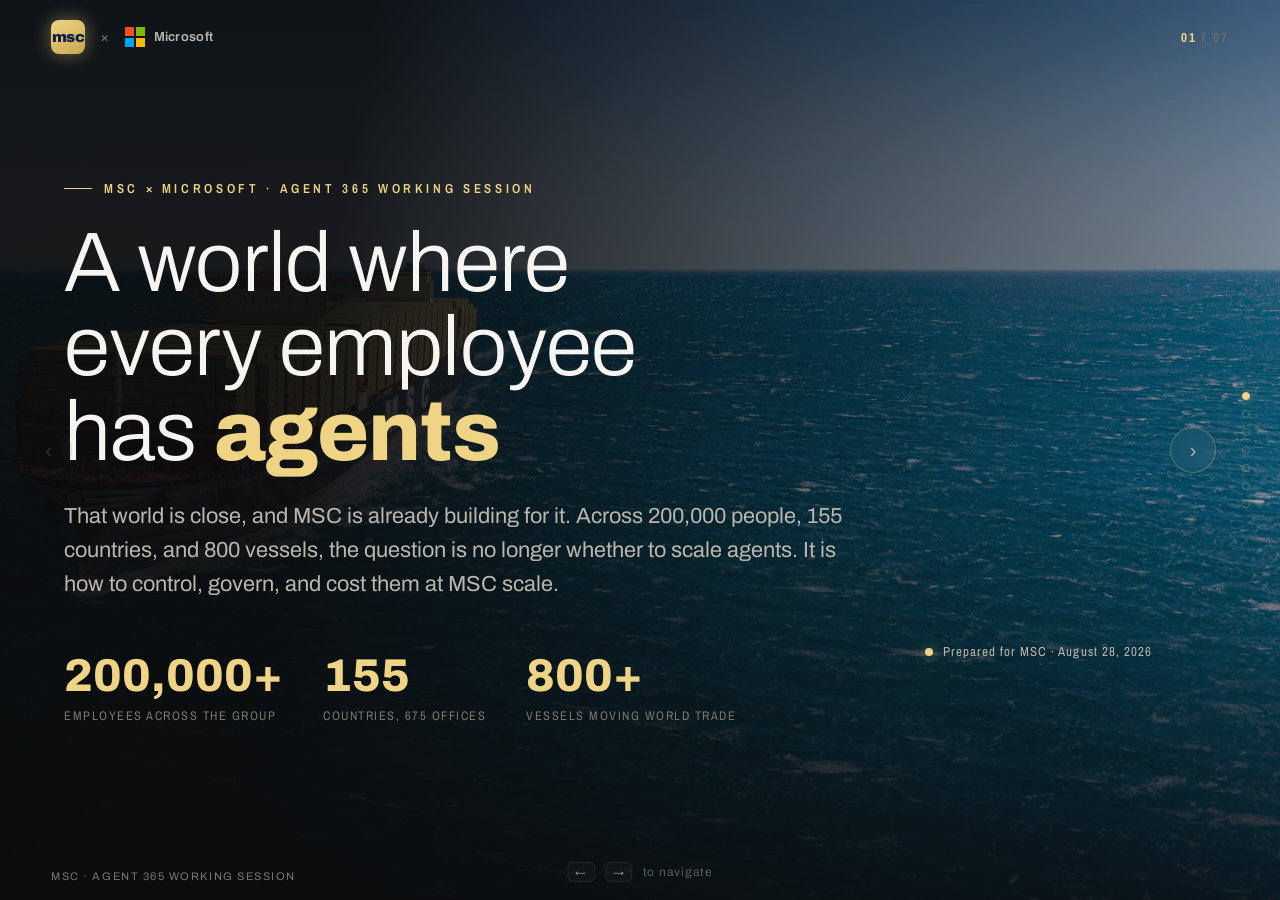
<file: agent-briefing/index.html>
<!DOCTYPE html>
<html lang="en">
<head>
<meta charset="UTF-8"/>
<meta name="viewport" content="width=device-width, initial-scale=1.0"/>
<title>MSC &times; Microsoft — Agent 365 Working Session</title>
<link rel="preconnect" href="https://fonts.googleapis.com"/>
<link rel="preconnect" href="https://fonts.gstatic.com" crossorigin/>
<link href="https://fonts.googleapis.com/css2?family=Archivo:wght@300;400;500;600;700;800;900&family=Archivo+Narrow:wght@400;500;600;700&display=swap" rel="stylesheet"/>
  <script type="module" crossorigin src="./assets/index-7LyhLzvX.js"></script>
  <link rel="stylesheet" crossorigin href="./assets/index-D3v5y2M-.css">
</head>
<body>
<div id="root"></div>
</body>
</html>
</file>
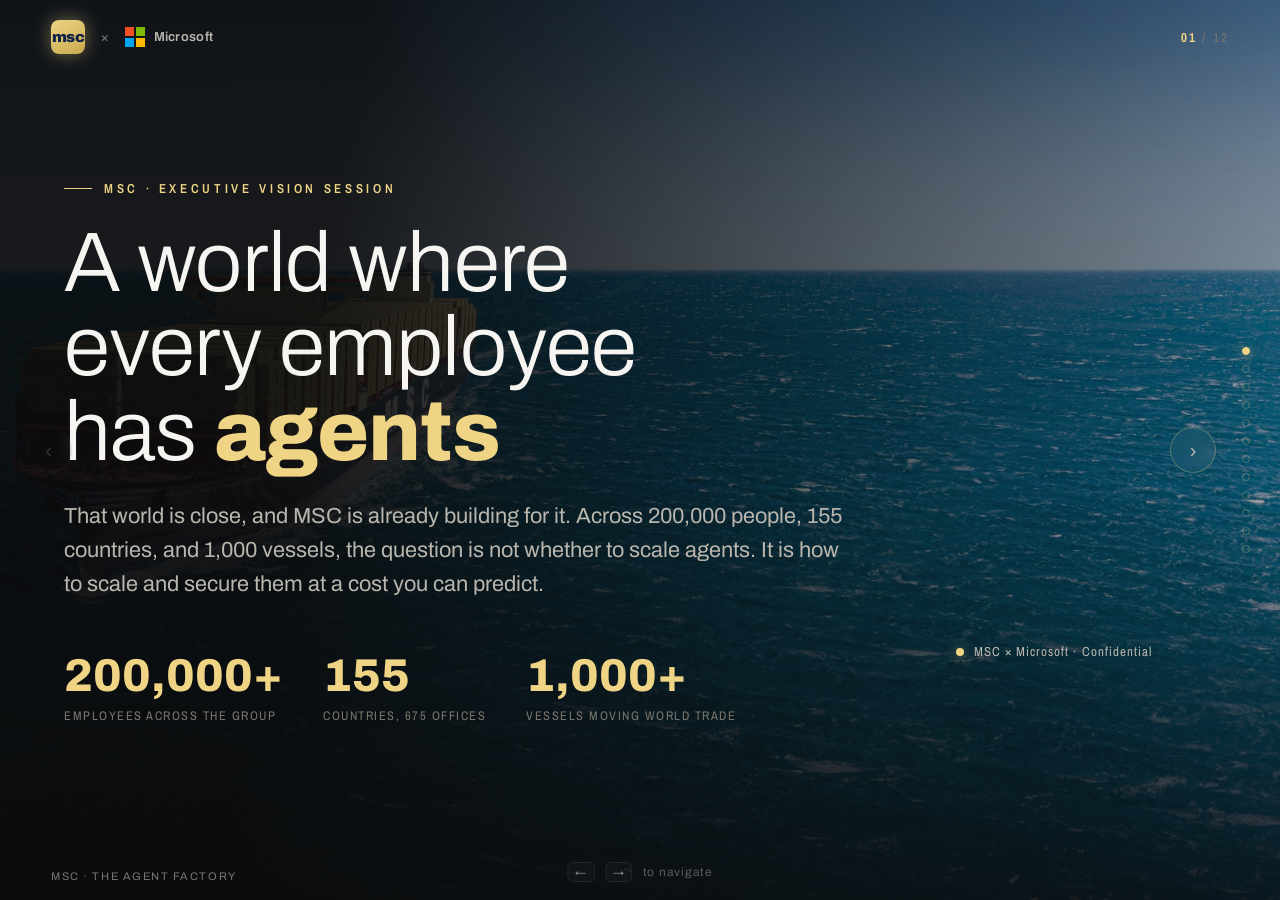
<file: agent-factory/index.html>
<!DOCTYPE html>
<html lang="en">
<head>
<meta charset="UTF-8"/>
<meta name="viewport" content="width=device-width, initial-scale=1.0"/>
<title>MSC — The Agent Factory</title>
<link rel="preconnect" href="https://fonts.googleapis.com"/>
<link rel="preconnect" href="https://fonts.gstatic.com" crossorigin/>
<link href="https://fonts.googleapis.com/css2?family=Archivo:wght@300;400;500;600;700;800;900&family=Archivo+Narrow:wght@400;500;600;700&display=swap" rel="stylesheet"/>
  <script type="module" crossorigin src="./assets/index-Cp2DGELb.js"></script>
  <link rel="stylesheet" crossorigin href="./assets/index-D_46mUb0.css">
</head>
<body>
<div id="root"></div>
</body>
</html>
</file>
<file: agent-briefing/assets/index-D3v5y2M-.css>
:root{--gold:#EED484;--gold-bright:#F6E3A6;--gold-deep:#C9A94E;--blue:#3860BE;--blue-deep:#12224A;--blue-abyss:#0A1430;--taupe:#8B8178;--ink:#0B0B0C;--ink-2:#111214;--ink-3:#17181B;--panel:rgba(255,255,255,.035);--panel-2:rgba(255,255,255,.06);--hair:rgba(238,212,132,.14);--hair-strong:rgba(238,212,132,.3);--hair-cool:rgba(255,255,255,.1);--white:#F6F5F2;--mute:#B9B6AE;--mute-2:#78756E;--glow:rgba(238,212,132,.45);--glow-blue:rgba(56,96,190,.5);--font-display:"Archivo","Segoe UI",sans-serif;--font-narrow:"Archivo Narrow","Archivo",sans-serif;--font-body:"Archivo","Segoe UI",sans-serif;--maxw:1200px}*{box-sizing:border-box;margin:0;padding:0}html,body,#root{height:100%}body{background:var(--ink);color:var(--white);font-family:var(--font-body);-webkit-font-smoothing:antialiased;text-rendering:optimizeLegibility;overflow:hidden}::selection{background:var(--gold);color:#1a1400}.deck{position:fixed;top:0;right:0;bottom:0;left:0;overflow:hidden;background:radial-gradient(1300px 800px at 80% -12%,rgba(56,96,190,.2),transparent 58%),radial-gradient(1000px 700px at 6% 116%,rgba(238,212,132,.09),transparent 55%),linear-gradient(180deg,#0b0b0c,#0a0d18)}.stage{position:absolute;top:0;right:0;bottom:0;left:0;display:grid;place-items:center;padding:clamp(30px,5vw,84px)}.slide{width:100%;max-width:var(--maxw);will-change:transform,opacity}.slidewrap{width:100%;display:grid;place-items:center}.deck:before{content:"";position:fixed;left:0;right:0;bottom:0;height:34vh;pointer-events:none;z-index:0;background:linear-gradient(180deg,transparent,rgba(10,20,48,.55))}.progress{position:fixed;top:0;left:0;right:0;height:2px;background:transparent;z-index:40}.progress__bar{height:100%;background:linear-gradient(90deg,var(--gold-deep),var(--gold),var(--gold-bright));box-shadow:0 0 16px var(--glow);transition:width .55s cubic-bezier(.22,1,.36,1)}.topbar{position:fixed;top:0;left:0;right:0;display:flex;align-items:center;justify-content:space-between;padding:20px clamp(24px,4vw,54px);z-index:30;pointer-events:none}.brandmark{display:flex;align-items:center;gap:15px;font-family:var(--font-display);letter-spacing:.02em}.brandmark .x{color:var(--mute-2);font-weight:400;font-size:15px}.logo-msc{display:flex;align-items:center;gap:10px;font-family:var(--font-display);font-weight:800;font-size:20px;letter-spacing:.02em;color:var(--white);text-transform:lowercase}.logo-msc .mark{display:grid;place-items:center;width:34px;height:34px;border-radius:8px;background:linear-gradient(150deg,var(--gold),var(--gold-deep));color:#12224a;font-weight:900;font-size:15px;letter-spacing:-.03em;box-shadow:0 0 18px var(--glow)}.logo-ms{display:flex;align-items:center;gap:9px;color:var(--mute);font-size:13px;font-weight:600}.logo-ms .grid{display:grid;grid-template-columns:9px 9px;grid-template-rows:9px 9px;gap:2px}.logo-ms .grid i{display:block}.logo-ms .grid i:nth-child(1){background:#f25022}.logo-ms .grid i:nth-child(2){background:#7fba00}.logo-ms .grid i:nth-child(3){background:#00a4ef}.logo-ms .grid i:nth-child(4){background:#ffb900}.counter{font-family:var(--font-narrow);font-size:13px;color:var(--mute-2);letter-spacing:.16em}.counter b{color:var(--gold);font-weight:700}.dots{position:fixed;right:clamp(16px,2.4vw,30px);top:50%;transform:translateY(-50%);display:flex;flex-direction:column;gap:10px;z-index:30}.dot{width:8px;height:8px;border-radius:50%;border:1.5px solid var(--hair-strong);background:transparent;cursor:pointer;padding:0;transition:all .3s ease}.dot:hover{border-color:var(--gold);transform:scale(1.3)}.dot.active{background:var(--gold);border-color:var(--gold);box-shadow:0 0 12px var(--glow)}.hint{position:fixed;bottom:18px;left:50%;transform:translate(-50%);z-index:30;font-size:12px;color:var(--mute-2);letter-spacing:.06em;display:flex;align-items:center;gap:10px;pointer-events:none;opacity:.75}.hint kbd{font-family:var(--font-narrow);border:1px solid var(--hair-cool);border-radius:6px;padding:2px 7px;font-size:11px;color:var(--mute);background:var(--panel)}.footer-tag{position:fixed;bottom:18px;left:clamp(24px,4vw,54px);z-index:30;font-size:11px;color:var(--mute-2);letter-spacing:.14em;text-transform:uppercase;pointer-events:none}.nav-arrow{position:fixed;top:50%;transform:translateY(-50%);z-index:30;width:46px;height:46px;border-radius:50%;border:1px solid var(--hair-strong);background:var(--panel);color:var(--mute);font-size:20px;cursor:pointer;display:grid;place-items:center;transition:all .2s ease;-webkit-backdrop-filter:blur(6px);backdrop-filter:blur(6px)}.nav-arrow:hover{border-color:var(--gold);color:var(--gold);box-shadow:0 0 20px var(--glow)}.nav-arrow--prev{left:clamp(14px,2vw,26px)}.nav-arrow--next{right:clamp(52px,5vw,68px)}.nav-arrow:disabled{opacity:.22;cursor:default;box-shadow:none;border-color:var(--hair)}.eyebrow{display:inline-flex;align-items:center;gap:12px;font-family:var(--font-narrow);font-size:13px;letter-spacing:.28em;text-transform:uppercase;color:var(--gold);margin-bottom:24px;font-weight:600}.eyebrow:before{content:"";width:28px;height:1.5px;background:var(--gold);display:inline-block}h1.display{font-family:var(--font-display);font-weight:300;font-size:clamp(40px,6.6vw,86px);line-height:1;letter-spacing:-.01em}h1.display b,h1.display .accent{font-weight:800}h2.headline{font-family:var(--font-display);font-weight:300;font-size:clamp(28px,4.6vw,56px);line-height:1.05;letter-spacing:-.01em}h2.headline b,h2.headline .accent{font-weight:800}.accent{color:var(--gold)}.accent-blue{color:#7aa0ff}.lead{font-size:clamp(17px,1.7vw,22px);line-height:1.55;color:var(--mute);max-width:66ch;font-weight:400}.hl{color:var(--white);background:linear-gradient(transparent 62%,#eed48447 0);padding:0 3px}.kicker-note{font-size:13px;color:var(--mute-2);margin-top:22px;font-style:italic}.card{background:var(--panel);border:1px solid var(--hair);border-radius:18px;padding:26px;-webkit-backdrop-filter:blur(8px);backdrop-filter:blur(8px)}.stat-num{font-family:var(--font-display);font-weight:800;font-size:clamp(40px,5.2vw,66px);color:var(--gold);line-height:1;letter-spacing:-.02em}.pill{display:inline-flex;align-items:center;gap:8px;padding:7px 15px;border:1px solid var(--hair-strong);border-radius:999px;font-size:13px;font-weight:600;color:var(--mute);background:var(--panel)}.pill .d{width:7px;height:7px;border-radius:50%;background:var(--gold)}.grid2{display:grid;grid-template-columns:1.05fr .95fr;gap:48px;align-items:center}@media (max-width:900px){.grid2{grid-template-columns:1fr;gap:28px}}.cover__meta{margin-top:46px}.cover__line{width:66px;height:2px;background:linear-gradient(90deg,var(--gold),transparent);margin-bottom:20px}.cover__people{display:flex;flex-direction:column;gap:8px;font-size:15px;color:var(--mute)}.cover__people .k{color:var(--mute-2);text-transform:uppercase;letter-spacing:.14em;font-size:11px;margin-right:12px;font-family:var(--font-narrow)}.cover__save{position:absolute;right:clamp(28px,5vw,80px);bottom:clamp(28px,5vw,80px);display:flex;align-items:center;gap:10px;font-family:var(--font-narrow);font-size:13px;letter-spacing:.08em;color:var(--mute)}.cover__save .d{width:8px;height:8px;border-radius:50%;background:var(--gold);box-shadow:0 0 12px var(--glow)}.cover__stats{display:flex;gap:40px;margin-top:52px;flex-wrap:wrap}.cover__stat .n{font-family:var(--font-display);font-weight:800;font-size:clamp(30px,3.6vw,46px);color:var(--white);line-height:1}.cover__stat .n em{color:var(--gold);font-style:normal}.cover__stat .l{font-size:12.5px;color:var(--mute-2);text-transform:uppercase;letter-spacing:.12em;margin-top:8px;font-family:var(--font-narrow)}.voice{margin-top:30px;border-left:2px solid var(--gold);padding:6px 0 6px 30px;max-width:78ch}.voice__q{font-family:var(--font-display);font-weight:300;font-size:clamp(20px,2.5vw,30px);line-height:1.4;color:var(--white)}.voice__q em{color:var(--gold);font-style:normal;font-weight:500}.voice__cite{margin-top:18px;font-size:14px;color:var(--mute-2);font-family:var(--font-narrow);letter-spacing:.04em}.voice__cite b{color:var(--mute)}.tri{display:grid;grid-template-columns:repeat(3,1fr);gap:16px;margin-top:40px}@media (max-width:840px){.tri{grid-template-columns:1fr}}.tri__card{background:var(--panel);border:1px solid var(--hair);border-radius:16px;padding:24px;transition:transform .25s,border-color .25s}.tri__card:hover{transform:translateY(-4px);border-color:var(--hair-strong)}.tri__k{font-family:var(--font-narrow);font-size:12px;letter-spacing:.2em;text-transform:uppercase;color:var(--gold);margin-bottom:14px;font-weight:600}.tri__t{font-family:var(--font-display);font-weight:700;font-size:21px;margin-bottom:10px;color:var(--white)}.tri__d{font-size:14.5px;color:var(--mute);line-height:1.55}.factory{margin-top:36px}.factory__grid{display:grid;grid-template-columns:repeat(4,1fr);gap:12px}@media (max-width:900px){.factory__grid{grid-template-columns:repeat(2,1fr)}}.agent{position:relative;background:linear-gradient(160deg,rgba(56,96,190,.1),var(--panel));border:1px solid var(--hair);border-radius:14px;padding:18px;overflow:hidden;transition:transform .25s,border-color .25s,box-shadow .25s}.agent:hover{transform:translateY(-4px);border-color:var(--hair-strong);box-shadow:0 14px 40px #0006}.agent__st{position:absolute;top:14px;right:14px;font-family:var(--font-narrow);font-size:10px;letter-spacing:.1em;text-transform:uppercase;padding:3px 8px;border-radius:999px;border:1px solid var(--hair-cool);color:var(--mute-2)}.agent__st.live{color:#7fdca0;border-color:#7fdca066;background:#7fdca014}.agent__st.build{color:var(--gold);border-color:var(--hair-strong);background:#eed48414}.agent__ic{font-size:20px;margin-bottom:14px;display:block}.agent__t{font-family:var(--font-display);font-weight:700;font-size:15.5px;color:var(--white);margin-bottom:6px;line-height:1.2}.agent__d{font-size:12.5px;color:var(--mute);line-height:1.5}.agent__m{margin-top:12px;font-size:11px;color:var(--mute-2);font-family:var(--font-narrow);letter-spacing:.04em}.pillars{display:grid;grid-template-columns:repeat(3,1fr);gap:16px;margin-top:36px}@media (max-width:840px){.pillars{grid-template-columns:1fr}}.pillar{background:linear-gradient(180deg,var(--panel-2),var(--panel));border:1px solid var(--hair);border-radius:18px;padding:28px 24px;position:relative;overflow:hidden}.pillar:before{content:"";position:absolute;top:0;left:0;right:0;height:3px;background:linear-gradient(90deg,var(--gold),var(--gold-deep))}.pillar__n{font-family:var(--font-narrow);font-size:12px;letter-spacing:.2em;text-transform:uppercase;color:var(--gold);font-weight:600}.pillar__t{font-family:var(--font-display);font-weight:800;font-size:26px;color:var(--white);margin:10px 0 16px}.pillar__list{display:flex;flex-direction:column;gap:12px}.pillar__item{display:flex;gap:11px;font-size:14px;color:var(--mute);line-height:1.5}.pillar__item .tick{color:var(--gold);flex:0 0 auto;font-size:13px;margin-top:2px}.pillar__item b{color:var(--white);font-weight:600}.meter{display:grid;grid-template-columns:1fr 1fr;gap:36px;margin-top:34px;align-items:center}@media (max-width:900px){.meter{grid-template-columns:1fr}}.chart{position:relative;height:300px;border-left:1px solid var(--hair-cool);border-bottom:1px solid var(--hair-cool);padding:10px 0 0}.chart__bars{position:absolute;top:10px;right:0;bottom:0;left:0;display:flex;align-items:flex-end;gap:clamp(6px,1.4vw,18px);padding:0 6px}.bar{flex:1;display:flex;flex-direction:column;justify-content:flex-end;gap:3px;height:100%}.bar .seg{border-radius:4px 4px 0 0;transition:height 1s cubic-bezier(.22,1,.36,1)}.bar .seg.var{background:linear-gradient(180deg,#5b7fd6,#3860be)}.bar .seg.fix{background:linear-gradient(180deg,var(--gold-bright),var(--gold-deep))}.bar__l{font-family:var(--font-narrow);font-size:10px;color:var(--mute-2);text-align:center;margin-top:6px}.legend{display:flex;gap:20px;margin-top:16px;font-size:12.5px;color:var(--mute)}.legend span{display:flex;align-items:center;gap:8px}.legend i{width:12px;height:12px;border-radius:3px;display:inline-block}.legend i.var{background:#3860be}.legend i.fix{background:var(--gold)}.punch{margin-top:28px;font-family:var(--font-display);font-weight:300;font-size:clamp(22px,3vw,36px);line-height:1.32;color:var(--white);max-width:24ch}.punch b{font-weight:800;color:var(--gold)}.moat__punch{margin-top:26px;background:linear-gradient(120deg,#eed4841a,#3860be14);border:1px solid var(--hair);border-radius:16px;padding:22px 24px;font-size:15.5px;line-height:1.6;color:var(--white)}.moat__list{display:flex;flex-direction:column;gap:14px}.moat__item{display:flex;gap:16px;background:var(--panel);border:1px solid var(--hair);border-radius:14px;padding:18px 20px;transition:border-color .25s}.moat__item:hover{border-color:var(--hair-strong)}.moat__ic{font-size:20px;flex:0 0 auto;color:var(--gold)}.moat__t{font-family:var(--font-display);font-weight:700;font-size:16px;color:var(--white);margin-bottom:4px}.moat__s{font-size:13.5px;color:var(--mute);line-height:1.5}.truths__grid{display:grid;grid-template-columns:1fr 1fr;gap:18px;margin-top:36px}@media (max-width:840px){.truths__grid{grid-template-columns:1fr}}.truth{display:flex;gap:20px;background:var(--panel);border:1px solid var(--hair);border-radius:16px;padding:26px}.truth__n{font-family:var(--font-display);font-weight:800;font-size:40px;color:var(--gold);line-height:.9;flex:0 0 auto;opacity:.85}.truth__body{font-size:16px;color:var(--mute);line-height:1.55}.truth__body b{color:var(--white);font-weight:700}.truths__foot{margin-top:26px;font-size:15px;color:var(--mute);line-height:1.6;max-width:80ch}.next__grid{display:grid;grid-template-columns:repeat(3,1fr);gap:16px;margin-top:38px}@media (max-width:840px){.next__grid{grid-template-columns:1fr}}.step{display:flex;gap:16px;background:var(--panel);border:1px solid var(--hair);border-radius:16px;padding:22px}.step__n{font-family:var(--font-display);font-weight:800;font-size:26px;color:#12224a;background:linear-gradient(150deg,var(--gold),var(--gold-deep));width:44px;height:44px;border-radius:11px;display:grid;place-items:center;flex:0 0 auto}.step__t{font-family:var(--font-display);font-weight:700;font-size:17px;color:var(--white);margin-bottom:6px}.step__d{font-size:13.5px;color:var(--mute);line-height:1.5}.next__close{margin-top:40px;border-top:1px solid var(--hair);padding-top:26px}.next__close-line{font-family:var(--font-display);font-weight:300;font-size:clamp(22px,3vw,34px);color:var(--white)}.next__close-line b{font-weight:800;color:var(--gold)}.next__close-sub{margin-top:12px;font-family:var(--font-narrow);font-size:14px;color:var(--mute-2);letter-spacing:.1em;text-transform:uppercase}.timeline{margin-top:34px;position:relative;padding-left:8px}.tl__row{display:grid;grid-template-columns:130px 1fr;gap:24px;padding:16px 0;border-bottom:1px solid var(--hair);align-items:baseline}.tl__row:last-child{border-bottom:none}.tl__date{font-family:var(--font-narrow);font-size:13px;letter-spacing:.08em;color:var(--gold);text-transform:uppercase;font-weight:600}.tl__what{font-size:15px;color:var(--mute);line-height:1.5}.tl__what b{color:var(--white);font-weight:600}.dtable{margin-top:30px;width:100%;border-collapse:collapse;font-size:14px}.dtable th{text-align:left;font-family:var(--font-narrow);font-size:11px;letter-spacing:.14em;text-transform:uppercase;color:var(--mute-2);padding:10px 14px;border-bottom:1px solid var(--hair-strong)}.dtable td{padding:13px 14px;border-bottom:1px solid var(--hair);color:var(--mute);vertical-align:top}.dtable td b{color:var(--white);font-weight:600}.dtable tr:hover td{background:#eed48408}.tag{display:inline-block;font-family:var(--font-narrow);font-size:10.5px;letter-spacing:.08em;text-transform:uppercase;padding:2px 8px;border-radius:6px;border:1px solid var(--hair-cool);color:var(--mute)}.tag.champ{color:var(--gold);border-color:var(--hair-strong)}.tag.dm{color:#7aa0ff;border-color:#7aa0ff59}.srcs{display:grid;grid-template-columns:1fr 1fr;gap:13px;margin-top:26px}@media (max-width:900px){.srcs{grid-template-columns:1fr}}.src{background:var(--panel);border:1px solid var(--hair);border-radius:14px;padding:16px 20px}.src__k{font-family:var(--font-narrow);font-size:14px;font-weight:600;color:var(--gold);margin-bottom:6px}.src__v{font-size:12.5px;color:var(--mute);line-height:1.5}.src__v b{color:var(--white);font-weight:600}.fin__note{font-size:12.5px;color:var(--mute-2);line-height:1.5;font-style:italic}@keyframes rise{0%{opacity:0;transform:translateY(18px)}to{opacity:1;transform:none}}.slide.enter .eyebrow{animation:rise .5s both}.slide.enter h1,.slide.enter h2{animation:rise .5s .05s both}.slide.enter .lead{animation:rise .5s .12s both}.deck-bg{position:absolute;top:0;right:0;bottom:0;left:0;z-index:0;background-size:cover;background-position:center;pointer-events:none}.deck-bg.cover{background-position:center right}.deck-bg:after{content:"";position:absolute;top:0;right:0;bottom:0;left:0}.deck-bg.tint:after{background:linear-gradient(180deg,#0b0b0ccc,#0a0d18ed),radial-gradient(1100px 700px at 78% -10%,rgba(56,96,190,.26),transparent 60%)}.deck-bg.cover:after{background:linear-gradient(100deg,#0b0b0ced 26%,#0b0b0c99 64%,#0a0d1852),linear-gradient(0deg,rgba(11,11,12,.8),transparent 46%)}.deck .stage,.deck .topbar,.deck .dots,.deck .progress,.deck .nav-arrow,.deck .hint,.deck .footer-tag{z-index:20}.roles{display:grid;grid-template-columns:repeat(3,1fr);gap:14px;margin-top:32px}@media (max-width:900px){.roles{grid-template-columns:1fr}}.role{background:linear-gradient(165deg,rgba(56,96,190,.1),var(--panel));border:1px solid var(--hair);border-radius:16px;padding:20px;transition:transform .25s,border-color .25s,box-shadow .25s}.role:hover{transform:translateY(-4px);border-color:var(--hair-strong);box-shadow:0 16px 44px #0006}.role__head{display:flex;align-items:center;gap:12px;margin-bottom:14px}.role__ic{width:38px;height:38px;border-radius:10px;display:grid;place-items:center;font-size:19px;background:linear-gradient(150deg,#eed4842e,#3860be24);border:1px solid var(--hair-strong)}.role__name{font-family:var(--font-display);font-weight:700;font-size:16px;color:var(--white);line-height:1.15}.role__who{font-family:var(--font-narrow);font-size:11px;letter-spacing:.08em;text-transform:uppercase;color:var(--mute-2);margin-top:2px}.role__agents{display:flex;flex-direction:column;gap:9px}.role__agent{display:flex;align-items:flex-start;gap:9px;font-size:13px;color:var(--mute);line-height:1.4}.role__dot{width:6px;height:6px;border-radius:50%;flex:0 0 auto;margin-top:6px}.role__dot.live{background:#7fdca0;box-shadow:0 0 8px #7fdca099}.role__dot.build{background:var(--gold);box-shadow:0 0 8px var(--glow)}.role__agent b{color:var(--white);font-weight:600}.roles__legend{display:flex;gap:20px;margin-top:20px;font-size:12px;color:var(--mute-2);font-family:var(--font-narrow);letter-spacing:.04em}.roles__legend span{display:flex;align-items:center;gap:7px}.roles__legend i{width:8px;height:8px;border-radius:50%}.roles__legend i.live{background:#7fdca0}.roles__legend i.build{background:var(--gold)}.dots3{display:grid;grid-template-columns:repeat(3,1fr);gap:18px;margin-top:38px}@media (max-width:840px){.dots3{grid-template-columns:1fr}}.dot3{position:relative;background:var(--panel);border:1px solid var(--hair);border-radius:18px;padding:26px 24px;overflow:hidden}.dot3:before{content:"";position:absolute;top:0;left:0;right:0;height:3px;background:linear-gradient(90deg,var(--gold),var(--gold-deep))}.dot3__n{font-family:var(--font-display);font-weight:800;font-size:34px;color:var(--gold);opacity:.9;line-height:1}.dot3__t{font-family:var(--font-display);font-weight:700;font-size:18px;color:var(--white);margin:12px 0 10px}.dot3__d{font-size:14px;color:var(--mute);line-height:1.55}.shift__cards{position:relative;display:flex;justify-content:center;align-items:center;min-height:430px;margin-top:20px}.posting{width:320px;background:#121317;border:1px solid var(--hair);border-radius:16px;padding:26px 28px;position:absolute;box-shadow:0 30px 70px #0000008c}.posting--old{left:2%;top:2%;filter:saturate(.5);opacity:.9}.posting--new{right:0;bottom:2%;width:346px;border-color:#eed48480;box-shadow:0 30px 80px #eed48429,0 20px 60px #0009}.posting__head{font-family:var(--font-narrow);font-size:11px;letter-spacing:.16em;text-transform:uppercase;color:var(--mute-2)}.posting__role{font-family:var(--font-display);font-size:21px;font-weight:700;margin:8px 0 4px}.posting__sub{font-size:11.5px;color:var(--gold);margin-bottom:16px;font-weight:600}.posting__label{font-size:11px;text-transform:uppercase;letter-spacing:.14em;color:var(--mute-2);margin-bottom:10px}.posting ul{list-style:none;display:flex;flex-direction:column;gap:9px}.posting li{font-size:14px;color:var(--mute);padding-left:18px;position:relative}.posting li:before{content:"•";position:absolute;left:0;color:var(--mute-2)}.posting--new li:before{color:var(--gold)}.posting--new li{font-size:13.5px;color:var(--white);font-weight:600}.posting__ai{color:var(--gold)!important;font-weight:700!important;font-size:13px!important;background:#eed4841a;border:1px solid rgba(238,212,132,.35);border-radius:10px;padding:10px 12px 10px 30px!important;line-height:1.4;margin-top:4px}.posting__ai:before{left:12px!important;top:11px;content:"+"!important}.posting__stamp{margin-top:18px;display:inline-block;font-family:var(--font-narrow);font-size:11px;letter-spacing:.1em;text-transform:uppercase;color:var(--gold);border:1px solid rgba(238,212,132,.4);border-radius:6px;padding:4px 10px}.cta-btn{margin-top:30px;display:inline-flex;align-items:center;gap:10px;font-family:var(--font-narrow);font-size:13px;font-weight:600;letter-spacing:.06em;text-transform:uppercase;color:#12224a;background:linear-gradient(150deg,var(--gold),var(--gold-deep));border:none;border-radius:999px;padding:12px 22px;cursor:pointer;box-shadow:0 0 22px var(--glow);transition:transform .2s}.cta-btn:hover{transform:translateY(-2px)}.cfo__wrap{display:grid;grid-template-columns:1.05fr .95fr;gap:32px;margin-top:14px;align-items:start}.cfo__chart{background:var(--panel);border:1px solid var(--hair);border-radius:20px;padding:18px 22px}.cfo__chart-head{display:flex;align-items:baseline;justify-content:space-between;gap:16px;margin-bottom:6px}.cfo__chart-title{font-family:var(--font-display);font-size:16px;font-weight:600;color:var(--white)}.cfo__legend{display:flex;gap:16px;font-size:12px;color:var(--mute);font-weight:600}.cfo__legend i{display:inline-block;width:20px;height:3px;border-radius:2px;margin-right:6px;vertical-align:middle}.cfo__slider{margin-top:14px}.cfo__slider label{display:flex;justify-content:space-between;font-size:12px;color:var(--mute);font-family:var(--font-narrow);letter-spacing:.04em;text-transform:uppercase;margin-bottom:8px}.cfo__slider label b{color:var(--gold);font-size:15px}input[type=range]{width:100%;-webkit-appearance:none;-moz-appearance:none;appearance:none;height:5px;border-radius:3px;background:linear-gradient(90deg,var(--gold-deep),var(--gold));outline:none}input[type=range]::-webkit-slider-thumb{-webkit-appearance:none;-moz-appearance:none;appearance:none;width:20px;height:20px;border-radius:50%;background:#fff;border:3px solid var(--gold);cursor:pointer;box-shadow:0 0 12px var(--glow)}input[type=range]::-moz-range-thumb{width:18px;height:18px;border-radius:50%;background:#fff;border:3px solid var(--gold);cursor:pointer}.cfo__reads{display:grid;grid-template-columns:1fr 1fr;gap:12px;margin-top:14px}.cfo__read{background:var(--ink-2);border:1px solid var(--hair);border-radius:12px;padding:16px 18px}.cfo__read--var{border-color:#3860be73}.cfo__read--fix{border-color:#eed48473}.cfo__read-k{font-size:11px;text-transform:uppercase;letter-spacing:.12em;color:var(--mute-2);font-family:var(--font-narrow);margin-bottom:6px}.cfo__read-v{font-family:var(--font-display);font-size:26px;font-weight:800;line-height:1}.cfo__read--var .cfo__read-v{color:#7aa0ff}.cfo__read--fix .cfo__read-v{color:var(--gold)}.cfo__read-s{font-size:11.5px;color:var(--mute);margin-top:6px;line-height:1.35}.cfo__note{margin-top:10px;font-size:11px;color:var(--mute-2);line-height:1.45}.buildup{background:var(--panel);border:1px solid var(--hair);border-radius:18px;padding:22px 24px}.buildup__k{font-family:var(--font-narrow);font-size:12px;text-transform:uppercase;letter-spacing:.14em;color:var(--gold);margin-bottom:16px}.buildup__row{display:flex;justify-content:space-between;align-items:baseline;gap:14px;padding:9px 0;border-bottom:1px solid var(--hair)}.buildup__row:last-of-type{border-bottom:none}.buildup__lbl{font-size:13px;color:var(--mute);line-height:1.4}.buildup__lbl small{display:block;font-size:11px;color:var(--mute-2);margin-top:2px}.buildup__op{font-family:var(--font-display);color:var(--mute-2);font-size:13px;margin-right:8px}.buildup__num{font-family:var(--font-display);font-size:16px;font-weight:700;color:var(--white);white-space:nowrap}.buildup__eq{display:flex;justify-content:space-between;align-items:baseline;gap:14px;margin-top:14px;padding-top:14px;border-top:2px solid var(--gold)}.buildup__eq .buildup__lbl{color:var(--white);font-weight:600;font-family:var(--font-display);font-size:15px}.buildup__eq .buildup__num{font-size:26px;color:var(--gold);font-weight:800}.buildup__note{font-size:11px;color:var(--mute-2);line-height:1.5;margin-top:14px}.fin__wrap{display:grid;grid-template-columns:1.02fr .98fr;gap:30px;margin-top:14px;align-items:start}.levers{display:flex;flex-direction:column;gap:11px}.lever{background:var(--panel);border:1px solid var(--hair);border-radius:14px;padding:14px 18px}.lever--avoid{border:1px dashed rgba(56,96,190,.5);background:#3860be0d}.lever__head{display:flex;justify-content:space-between;align-items:flex-start;gap:12px;margin-bottom:9px}.lever__name{font-family:var(--font-display);font-size:15px;font-weight:600;color:var(--white)}.lever__name small{display:block;font-family:var(--font-body);font-size:11.5px;color:var(--mute);font-weight:400;margin-top:3px;line-height:1.35}.lever__val{font-family:var(--font-display);font-size:23px;font-weight:800;color:var(--gold);white-space:nowrap;line-height:1}.lever--avoid .lever__val{color:#7aa0ff}.lever__track{height:9px;border-radius:6px;background:var(--ink-2);overflow:hidden}.lever__fill{height:100%;border-radius:6px;background:linear-gradient(90deg,var(--gold-deep),var(--gold));transition:width .6s cubic-bezier(.22,1,.36,1)}.lever--avoid .lever__fill{background:repeating-linear-gradient(45deg,#3860be,#3860be 6px,#3860be73 6px,#3860be73 12px)}.lever__tag{font-size:10px;text-transform:uppercase;letter-spacing:.13em;margin-top:8px;font-family:var(--font-narrow);color:var(--mute-2)}.lever__tag b{color:var(--gold);font-weight:700}.lever--avoid .lever__tag b{color:#7aa0ff}.fin__ctrls{margin-top:14px;display:flex;flex-direction:column;gap:13px}.risktoggle{display:inline-flex;align-items:center;gap:10px;cursor:pointer;font-size:13px;color:var(--mute);font-weight:600;-webkit-user-select:none;user-select:none}.risktoggle .sw{width:38px;height:20px;border-radius:999px;background:var(--hair-strong);position:relative;transition:background .2s}.risktoggle .sw:after{content:"";position:absolute;top:2px;left:2px;width:16px;height:16px;border-radius:50%;background:#fff;transition:transform .2s}.risktoggle.on .sw{background:#c0503a}.risktoggle.on .sw:after{transform:translate(18px)}.fin__totals{display:flex;flex-direction:column;gap:13px}.fin__total{border-radius:16px;padding:18px 22px}.fin__total--takeout{border:1px solid rgba(238,212,132,.5);background:linear-gradient(100deg,#eed48421,#eed48405)}.fin__total--avoid{border:1px dashed rgba(56,96,190,.5);background:#3860be0a}.fin__total-k{font-size:11px;text-transform:uppercase;letter-spacing:.12em;color:var(--mute-2);font-family:var(--font-narrow);margin-bottom:6px}.fin__total-v{font-family:var(--font-display);font-weight:800;font-size:clamp(30px,4vw,44px);line-height:1;color:var(--gold)}.fin__total--avoid .fin__total-v{color:#7aa0ff;font-size:clamp(22px,2.8vw,30px)}.fin__total-s{font-size:12px;color:var(--mute);margin-top:8px;line-height:1.45}.proofbar{margin-top:13px;display:flex;align-items:center;gap:18px;background:linear-gradient(100deg,#eed48424,#eed48408);border:1px solid rgba(238,212,132,.32);border-radius:16px;padding:18px 22px}.proofbar__num{font-family:var(--font-display);font-weight:800;font-size:clamp(30px,4.2vw,46px);color:var(--gold);line-height:1;white-space:nowrap}.proofbar__txt{font-size:13.5px;line-height:1.45;color:var(--white)}.proofbar__txt b{color:var(--gold)}.proofbar__txt span{display:block;font-size:11.5px;color:var(--mute);margin-top:5px}.fin__note{margin-top:12px;font-size:10.5px;color:var(--mute-2);line-height:1.5}.fin__crosscall{margin-top:14px;padding-left:16px;border-left:2px solid var(--gold);font-size:14px;line-height:1.5;color:var(--white)}.fin__crosscall b{color:var(--gold)}.layers__stack{margin-top:30px;display:flex;flex-direction:column;gap:8px}.layer{border-radius:18px;padding:22px 24px;display:grid;grid-template-columns:.8fr 2.2fr;gap:24px;align-items:center}.layer--factory{background:var(--panel);border:1px dashed var(--hair-strong)}.layer--foundation{background:linear-gradient(100deg,#eed48429,#3860be0f);border:1px solid rgba(238,212,132,.45);box-shadow:0 0 40px #eed4841f}.layer__label{display:flex;flex-direction:column;gap:6px}.layer__tag{font-family:var(--font-narrow);font-size:11px;text-transform:uppercase;letter-spacing:.14em;color:var(--mute-2)}.layer__tag--hot{color:var(--gold)}.layer__platform{font-family:var(--font-display);font-size:19px;font-weight:800;color:var(--white)}.layer__items{display:grid;grid-template-columns:repeat(3,1fr);gap:16px}.layer__item b{display:block;font-size:14px;font-weight:700;color:var(--white)}.layer__item span{display:block;font-size:12px;color:var(--mute);line-height:1.4;margin-top:3px}.layers__connector{align-self:center;font-family:var(--font-narrow);font-size:11px;text-transform:uppercase;letter-spacing:.16em;color:var(--mute-2);display:flex;align-items:center;gap:10px;justify-content:center}.layers__connector:before,.layers__connector:after{content:"";width:30px;height:1px;background:var(--hair-strong)}.layers__foot{margin-top:24px;font-size:16px;color:var(--white);font-weight:500;padding-left:20px;border-left:2px solid var(--gold)}.e7inside{margin-top:22px;display:flex;align-items:center;gap:14px;flex-wrap:wrap}.e7inside__k{font-family:var(--font-narrow);font-size:11px;letter-spacing:.14em;text-transform:uppercase;color:var(--mute-2)}.e7inside__chip{font-family:var(--font-display);font-size:13px;font-weight:600;color:var(--white);background:var(--panel-2);border:1px solid var(--hair-strong);border-radius:999px;padding:7px 15px}@media (max-width:900px){.cfo__wrap,.fin__wrap,.cfo__reads{grid-template-columns:1fr}.layer{grid-template-columns:1fr;gap:14px}.layer__items{grid-template-columns:1fr}.shift__cards{min-height:660px}.posting--old{left:0}.posting--new{right:0}}.eap{display:grid;grid-template-columns:.92fr 1.08fr;gap:22px;margin-top:30px;align-items:stretch}@media (max-width:900px){.eap{grid-template-columns:1fr}}.eap__tabs{display:flex;flex-direction:column;gap:9px}.eap__tab{display:flex;align-items:center;gap:13px;text-align:left;background:var(--panel);border:1px solid var(--hair);border-radius:14px;padding:14px 16px;cursor:pointer;transition:border-color .2s,background .2s,transform .2s;color:var(--mute)}.eap__tab:hover{border-color:var(--hair-strong);transform:translate(3px)}.eap__tab.active{border-color:var(--hair-strong);background:linear-gradient(120deg,#eed4841f,#3860be14)}.eap__tab-n{font-family:var(--font-display);font-weight:800;font-size:15px;color:var(--gold);opacity:.85;flex:0 0 auto;width:24px}.eap__tab-body{display:flex;flex-direction:column;gap:2px;flex:1;min-width:0}.eap__tab-t{font-family:var(--font-display);font-weight:700;font-size:15px;color:var(--white);line-height:1.2}.eap__tab.active .eap__tab-t{color:var(--gold-bright)}.eap__tab-p{font-family:var(--font-narrow);font-size:10.5px;letter-spacing:.12em;text-transform:uppercase;color:var(--mute-2)}.eap__pip{width:9px;height:9px;border-radius:50%;flex:0 0 auto}.eap__pip.partial{background:var(--gold);box-shadow:0 0 8px var(--glow)}.eap__pip.open{background:#7aa0ff;box-shadow:0 0 8px #7aa0ff99}.eap__pip.available{background:#7fdca0;box-shadow:0 0 8px #7fdca099}.eap__panel{background:linear-gradient(180deg,var(--panel-2),var(--panel));border:1px solid var(--hair-strong);border-radius:18px;padding:24px 26px;animation:rise .4s both}.eap__panel-head{display:flex;align-items:center;gap:12px;margin-bottom:12px}.eap__status{font-family:var(--font-narrow);font-size:11px;letter-spacing:.08em;text-transform:uppercase;font-weight:700;padding:4px 11px;border-radius:999px;border:1px solid}.eap__status.partial{color:var(--gold);border-color:var(--hair-strong);background:#eed48414}.eap__status.open{color:#7aa0ff;border-color:#7aa0ff66;background:#7aa0ff14}.eap__status.available{color:#7fdca0;border-color:#7fdca066;background:#7fdca014}.eap__panel-pillar{font-family:var(--font-narrow);font-size:11px;letter-spacing:.16em;text-transform:uppercase;color:var(--mute-2)}.eap__panel-t{font-family:var(--font-display);font-weight:800;font-size:clamp(20px,2.4vw,27px);color:var(--white);line-height:1.15;margin-bottom:18px}.eap__said{border-left:2px solid var(--gold);padding:2px 0 2px 20px;margin-bottom:18px}.eap__said-k,.eap__where-k{font-family:var(--font-narrow);font-size:11px;letter-spacing:.16em;text-transform:uppercase;color:var(--gold);font-weight:600;margin-bottom:9px}.eap__said-q{font-family:var(--font-display);font-weight:300;font-size:clamp(16px,1.9vw,20px);line-height:1.45;color:var(--white)}.eap__said-who{margin-top:11px;font-family:var(--font-narrow);font-size:12.5px;color:var(--mute-2);letter-spacing:.03em}.eap__where{background:var(--ink-2);border:1px solid var(--hair);border-radius:13px;padding:16px 18px}.eap__where-k{color:var(--mute)}.eap__where-b{font-size:14.5px;color:var(--mute);line-height:1.6}.eap__where-b b{color:var(--white)}.eap__legend{display:flex;gap:22px;flex-wrap:wrap;margin-top:20px;font-size:12px;color:var(--mute);font-family:var(--font-narrow);letter-spacing:.03em}.eap__legend span{display:flex;align-items:center;gap:8px}.eap__legend i{width:9px;height:9px;border-radius:50%}.eap__legend i.partial{background:var(--gold)}.eap__legend i.open{background:#7aa0ff}
</file>
<file: agent-factory/assets/index-D_46mUb0.css>
:root{--gold:#EED484;--gold-bright:#F6E3A6;--gold-deep:#C9A94E;--blue:#3860BE;--blue-deep:#12224A;--blue-abyss:#0A1430;--taupe:#8B8178;--ink:#0B0B0C;--ink-2:#111214;--ink-3:#17181B;--panel:rgba(255,255,255,.035);--panel-2:rgba(255,255,255,.06);--hair:rgba(238,212,132,.14);--hair-strong:rgba(238,212,132,.3);--hair-cool:rgba(255,255,255,.1);--white:#F6F5F2;--mute:#B9B6AE;--mute-2:#78756E;--glow:rgba(238,212,132,.45);--glow-blue:rgba(56,96,190,.5);--font-display:"Archivo","Segoe UI",sans-serif;--font-narrow:"Archivo Narrow","Archivo",sans-serif;--font-body:"Archivo","Segoe UI",sans-serif;--maxw:1200px}*{box-sizing:border-box;margin:0;padding:0}html,body,#root{height:100%}body{background:var(--ink);color:var(--white);font-family:var(--font-body);-webkit-font-smoothing:antialiased;text-rendering:optimizeLegibility;overflow:hidden}::selection{background:var(--gold);color:#1a1400}.deck{position:fixed;top:0;right:0;bottom:0;left:0;overflow:hidden;background:radial-gradient(1300px 800px at 80% -12%,rgba(56,96,190,.2),transparent 58%),radial-gradient(1000px 700px at 6% 116%,rgba(238,212,132,.09),transparent 55%),linear-gradient(180deg,#0b0b0c,#0a0d18)}.stage{position:absolute;top:0;right:0;bottom:0;left:0;display:grid;place-items:center;padding:clamp(30px,5vw,84px)}.slide{width:100%;max-width:var(--maxw);will-change:transform,opacity}.slidewrap{width:100%;display:grid;place-items:center}.deck:before{content:"";position:fixed;left:0;right:0;bottom:0;height:34vh;pointer-events:none;z-index:0;background:linear-gradient(180deg,transparent,rgba(10,20,48,.55))}.progress{position:fixed;top:0;left:0;right:0;height:2px;background:transparent;z-index:40}.progress__bar{height:100%;background:linear-gradient(90deg,var(--gold-deep),var(--gold),var(--gold-bright));box-shadow:0 0 16px var(--glow);transition:width .55s cubic-bezier(.22,1,.36,1)}.topbar{position:fixed;top:0;left:0;right:0;display:flex;align-items:center;justify-content:space-between;padding:20px clamp(24px,4vw,54px);z-index:30;pointer-events:none}.brandmark{display:flex;align-items:center;gap:15px;font-family:var(--font-display);letter-spacing:.02em}.brandmark .x{color:var(--mute-2);font-weight:400;font-size:15px}.logo-msc{display:flex;align-items:center;gap:10px;font-family:var(--font-display);font-weight:800;font-size:20px;letter-spacing:.02em;color:var(--white);text-transform:lowercase}.logo-msc .mark{display:grid;place-items:center;width:34px;height:34px;border-radius:8px;background:linear-gradient(150deg,var(--gold),var(--gold-deep));color:#12224a;font-weight:900;font-size:15px;letter-spacing:-.03em;box-shadow:0 0 18px var(--glow)}.logo-ms{display:flex;align-items:center;gap:9px;color:var(--mute);font-size:13px;font-weight:600}.logo-ms .grid{display:grid;grid-template-columns:9px 9px;grid-template-rows:9px 9px;gap:2px}.logo-ms .grid i{display:block}.logo-ms .grid i:nth-child(1){background:#f25022}.logo-ms .grid i:nth-child(2){background:#7fba00}.logo-ms .grid i:nth-child(3){background:#00a4ef}.logo-ms .grid i:nth-child(4){background:#ffb900}.counter{font-family:var(--font-narrow);font-size:13px;color:var(--mute-2);letter-spacing:.16em}.counter b{color:var(--gold);font-weight:700}.dots{position:fixed;right:clamp(16px,2.4vw,30px);top:50%;transform:translateY(-50%);display:flex;flex-direction:column;gap:10px;z-index:30}.dot{width:8px;height:8px;border-radius:50%;border:1.5px solid var(--hair-strong);background:transparent;cursor:pointer;padding:0;transition:all .3s ease}.dot:hover{border-color:var(--gold);transform:scale(1.3)}.dot.active{background:var(--gold);border-color:var(--gold);box-shadow:0 0 12px var(--glow)}.hint{position:fixed;bottom:18px;left:50%;transform:translate(-50%);z-index:30;font-size:12px;color:var(--mute-2);letter-spacing:.06em;display:flex;align-items:center;gap:10px;pointer-events:none;opacity:.75}.hint kbd{font-family:var(--font-narrow);border:1px solid var(--hair-cool);border-radius:6px;padding:2px 7px;font-size:11px;color:var(--mute);background:var(--panel)}.footer-tag{position:fixed;bottom:18px;left:clamp(24px,4vw,54px);z-index:30;font-size:11px;color:var(--mute-2);letter-spacing:.14em;text-transform:uppercase;pointer-events:none}.nav-arrow{position:fixed;top:50%;transform:translateY(-50%);z-index:30;width:46px;height:46px;border-radius:50%;border:1px solid var(--hair-strong);background:var(--panel);color:var(--mute);font-size:20px;cursor:pointer;display:grid;place-items:center;transition:all .2s ease;-webkit-backdrop-filter:blur(6px);backdrop-filter:blur(6px)}.nav-arrow:hover{border-color:var(--gold);color:var(--gold);box-shadow:0 0 20px var(--glow)}.nav-arrow--prev{left:clamp(14px,2vw,26px)}.nav-arrow--next{right:clamp(52px,5vw,68px)}.nav-arrow:disabled{opacity:.22;cursor:default;box-shadow:none;border-color:var(--hair)}.eyebrow{display:inline-flex;align-items:center;gap:12px;font-family:var(--font-narrow);font-size:13px;letter-spacing:.28em;text-transform:uppercase;color:var(--gold);margin-bottom:24px;font-weight:600}.eyebrow:before{content:"";width:28px;height:1.5px;background:var(--gold);display:inline-block}h1.display{font-family:var(--font-display);font-weight:300;font-size:clamp(40px,6.6vw,86px);line-height:1;letter-spacing:-.01em}h1.display b,h1.display .accent{font-weight:800}h2.headline{font-family:var(--font-display);font-weight:300;font-size:clamp(28px,4.6vw,56px);line-height:1.05;letter-spacing:-.01em}h2.headline b,h2.headline .accent{font-weight:800}.accent{color:var(--gold)}.accent-blue{color:#7aa0ff}.lead{font-size:clamp(17px,1.7vw,22px);line-height:1.55;color:var(--mute);max-width:66ch;font-weight:400}.hl{color:var(--white);background:linear-gradient(transparent 62%,#eed48447 0);padding:0 3px}.kicker-note{font-size:13px;color:var(--mute-2);margin-top:22px;font-style:italic}.card{background:var(--panel);border:1px solid var(--hair);border-radius:18px;padding:26px;-webkit-backdrop-filter:blur(8px);backdrop-filter:blur(8px)}.stat-num{font-family:var(--font-display);font-weight:800;font-size:clamp(40px,5.2vw,66px);color:var(--gold);line-height:1;letter-spacing:-.02em}.pill{display:inline-flex;align-items:center;gap:8px;padding:7px 15px;border:1px solid var(--hair-strong);border-radius:999px;font-size:13px;font-weight:600;color:var(--mute);background:var(--panel)}.pill .d{width:7px;height:7px;border-radius:50%;background:var(--gold)}.grid2{display:grid;grid-template-columns:1.05fr .95fr;gap:48px;align-items:center}@media (max-width:900px){.grid2{grid-template-columns:1fr;gap:28px}}.cover__meta{margin-top:46px}.cover__line{width:66px;height:2px;background:linear-gradient(90deg,var(--gold),transparent);margin-bottom:20px}.cover__people{display:flex;flex-direction:column;gap:8px;font-size:15px;color:var(--mute)}.cover__people .k{color:var(--mute-2);text-transform:uppercase;letter-spacing:.14em;font-size:11px;margin-right:12px;font-family:var(--font-narrow)}.cover__save{position:absolute;right:clamp(28px,5vw,80px);bottom:clamp(28px,5vw,80px);display:flex;align-items:center;gap:10px;font-family:var(--font-narrow);font-size:13px;letter-spacing:.08em;color:var(--mute)}.cover__save .d{width:8px;height:8px;border-radius:50%;background:var(--gold);box-shadow:0 0 12px var(--glow)}.cover__stats{display:flex;gap:40px;margin-top:52px;flex-wrap:wrap}.cover__stat .n{font-family:var(--font-display);font-weight:800;font-size:clamp(30px,3.6vw,46px);color:var(--white);line-height:1}.cover__stat .n em{color:var(--gold);font-style:normal}.cover__stat .l{font-size:12.5px;color:var(--mute-2);text-transform:uppercase;letter-spacing:.12em;margin-top:8px;font-family:var(--font-narrow)}.voice{margin-top:30px;border-left:2px solid var(--gold);padding:6px 0 6px 30px;max-width:78ch}.voice__q{font-family:var(--font-display);font-weight:300;font-size:clamp(20px,2.5vw,30px);line-height:1.4;color:var(--white)}.voice__q em{color:var(--gold);font-style:normal;font-weight:500}.voice__cite{margin-top:18px;font-size:14px;color:var(--mute-2);font-family:var(--font-narrow);letter-spacing:.04em}.voice__cite b{color:var(--mute)}.tri{display:grid;grid-template-columns:repeat(3,1fr);gap:16px;margin-top:40px}@media (max-width:840px){.tri{grid-template-columns:1fr}}.tri__card{background:var(--panel);border:1px solid var(--hair);border-radius:16px;padding:24px;transition:transform .25s,border-color .25s}.tri__card:hover{transform:translateY(-4px);border-color:var(--hair-strong)}.tri__k{font-family:var(--font-narrow);font-size:12px;letter-spacing:.2em;text-transform:uppercase;color:var(--gold);margin-bottom:14px;font-weight:600}.tri__t{font-family:var(--font-display);font-weight:700;font-size:21px;margin-bottom:10px;color:var(--white)}.tri__d{font-size:14.5px;color:var(--mute);line-height:1.55}.factory{margin-top:36px}.factory__grid{display:grid;grid-template-columns:repeat(4,1fr);gap:12px}@media (max-width:900px){.factory__grid{grid-template-columns:repeat(2,1fr)}}.agent{position:relative;background:linear-gradient(160deg,rgba(56,96,190,.1),var(--panel));border:1px solid var(--hair);border-radius:14px;padding:18px;overflow:hidden;transition:transform .25s,border-color .25s,box-shadow .25s}.agent:hover{transform:translateY(-4px);border-color:var(--hair-strong);box-shadow:0 14px 40px #0006}.agent__st{position:absolute;top:14px;right:14px;font-family:var(--font-narrow);font-size:10px;letter-spacing:.1em;text-transform:uppercase;padding:3px 8px;border-radius:999px;border:1px solid var(--hair-cool);color:var(--mute-2)}.agent__st.live{color:#7fdca0;border-color:#7fdca066;background:#7fdca014}.agent__st.build{color:var(--gold);border-color:var(--hair-strong);background:#eed48414}.agent__ic{font-size:20px;margin-bottom:14px;display:block}.agent__t{font-family:var(--font-display);font-weight:700;font-size:15.5px;color:var(--white);margin-bottom:6px;line-height:1.2}.agent__d{font-size:12.5px;color:var(--mute);line-height:1.5}.agent__m{margin-top:12px;font-size:11px;color:var(--mute-2);font-family:var(--font-narrow);letter-spacing:.04em}.pillars{display:grid;grid-template-columns:repeat(3,1fr);gap:16px;margin-top:36px}@media (max-width:840px){.pillars{grid-template-columns:1fr}}.pillar{background:linear-gradient(180deg,var(--panel-2),var(--panel));border:1px solid var(--hair);border-radius:18px;padding:28px 24px;position:relative;overflow:hidden}.pillar:before{content:"";position:absolute;top:0;left:0;right:0;height:3px;background:linear-gradient(90deg,var(--gold),var(--gold-deep))}.pillar__n{font-family:var(--font-narrow);font-size:12px;letter-spacing:.2em;text-transform:uppercase;color:var(--gold);font-weight:600}.pillar__t{font-family:var(--font-display);font-weight:800;font-size:26px;color:var(--white);margin:10px 0 16px}.pillar__list{display:flex;flex-direction:column;gap:12px}.pillar__item{display:flex;gap:11px;font-size:14px;color:var(--mute);line-height:1.5}.pillar__item .tick{color:var(--gold);flex:0 0 auto;font-size:13px;margin-top:2px}.pillar__item b{color:var(--white);font-weight:600}.meter{display:grid;grid-template-columns:1fr 1fr;gap:36px;margin-top:34px;align-items:center}@media (max-width:900px){.meter{grid-template-columns:1fr}}.chart{position:relative;height:300px;border-left:1px solid var(--hair-cool);border-bottom:1px solid var(--hair-cool);padding:10px 0 0}.chart__bars{position:absolute;top:10px;right:0;bottom:0;left:0;display:flex;align-items:flex-end;gap:clamp(6px,1.4vw,18px);padding:0 6px}.bar{flex:1;display:flex;flex-direction:column;justify-content:flex-end;gap:3px;height:100%}.bar .seg{border-radius:4px 4px 0 0;transition:height 1s cubic-bezier(.22,1,.36,1)}.bar .seg.var{background:linear-gradient(180deg,#5b7fd6,#3860be)}.bar .seg.fix{background:linear-gradient(180deg,var(--gold-bright),var(--gold-deep))}.bar__l{font-family:var(--font-narrow);font-size:10px;color:var(--mute-2);text-align:center;margin-top:6px}.legend{display:flex;gap:20px;margin-top:16px;font-size:12.5px;color:var(--mute)}.legend span{display:flex;align-items:center;gap:8px}.legend i{width:12px;height:12px;border-radius:3px;display:inline-block}.legend i.var{background:#3860be}.legend i.fix{background:var(--gold)}.punch{margin-top:28px;font-family:var(--font-display);font-weight:300;font-size:clamp(22px,3vw,36px);line-height:1.32;color:var(--white);max-width:24ch}.punch b{font-weight:800;color:var(--gold)}.moat__punch{margin-top:26px;background:linear-gradient(120deg,#eed4841a,#3860be14);border:1px solid var(--hair);border-radius:16px;padding:22px 24px;font-size:15.5px;line-height:1.6;color:var(--white)}.moat__list{display:flex;flex-direction:column;gap:14px}.moat__item{display:flex;gap:16px;background:var(--panel);border:1px solid var(--hair);border-radius:14px;padding:18px 20px;transition:border-color .25s}.moat__item:hover{border-color:var(--hair-strong)}.moat__ic{font-size:20px;flex:0 0 auto;color:var(--gold)}.moat__t{font-family:var(--font-display);font-weight:700;font-size:16px;color:var(--white);margin-bottom:4px}.moat__s{font-size:13.5px;color:var(--mute);line-height:1.5}.truths__grid{display:grid;grid-template-columns:1fr 1fr;gap:18px;margin-top:36px}@media (max-width:840px){.truths__grid{grid-template-columns:1fr}}.truth{display:flex;gap:20px;background:var(--panel);border:1px solid var(--hair);border-radius:16px;padding:26px}.truth__n{font-family:var(--font-display);font-weight:800;font-size:40px;color:var(--gold);line-height:.9;flex:0 0 auto;opacity:.85}.truth__body{font-size:16px;color:var(--mute);line-height:1.55}.truth__body b{color:var(--white);font-weight:700}.truths__foot{margin-top:26px;font-size:15px;color:var(--mute);line-height:1.6;max-width:80ch}.next__grid{display:grid;grid-template-columns:repeat(3,1fr);gap:16px;margin-top:38px}@media (max-width:840px){.next__grid{grid-template-columns:1fr}}.step{display:flex;gap:16px;background:var(--panel);border:1px solid var(--hair);border-radius:16px;padding:22px}.step__n{font-family:var(--font-display);font-weight:800;font-size:26px;color:#12224a;background:linear-gradient(150deg,var(--gold),var(--gold-deep));width:44px;height:44px;border-radius:11px;display:grid;place-items:center;flex:0 0 auto}.step__t{font-family:var(--font-display);font-weight:700;font-size:17px;color:var(--white);margin-bottom:6px}.step__d{font-size:13.5px;color:var(--mute);line-height:1.5}.next__close{margin-top:40px;border-top:1px solid var(--hair);padding-top:26px}.next__close-line{font-family:var(--font-display);font-weight:300;font-size:clamp(22px,3vw,34px);color:var(--white)}.next__close-line b{font-weight:800;color:var(--gold)}.next__close-sub{margin-top:12px;font-family:var(--font-narrow);font-size:14px;color:var(--mute-2);letter-spacing:.1em;text-transform:uppercase}.timeline{margin-top:34px;position:relative;padding-left:8px}.tl__row{display:grid;grid-template-columns:130px 1fr;gap:24px;padding:16px 0;border-bottom:1px solid var(--hair);align-items:baseline}.tl__row:last-child{border-bottom:none}.tl__date{font-family:var(--font-narrow);font-size:13px;letter-spacing:.08em;color:var(--gold);text-transform:uppercase;font-weight:600}.tl__what{font-size:15px;color:var(--mute);line-height:1.5}.tl__what b{color:var(--white);font-weight:600}.dtable{margin-top:30px;width:100%;border-collapse:collapse;font-size:14px}.dtable th{text-align:left;font-family:var(--font-narrow);font-size:11px;letter-spacing:.14em;text-transform:uppercase;color:var(--mute-2);padding:10px 14px;border-bottom:1px solid var(--hair-strong)}.dtable td{padding:13px 14px;border-bottom:1px solid var(--hair);color:var(--mute);vertical-align:top}.dtable td b{color:var(--white);font-weight:600}.dtable tr:hover td{background:#eed48408}.tag{display:inline-block;font-family:var(--font-narrow);font-size:10.5px;letter-spacing:.08em;text-transform:uppercase;padding:2px 8px;border-radius:6px;border:1px solid var(--hair-cool);color:var(--mute)}.tag.champ{color:var(--gold);border-color:var(--hair-strong)}.tag.dm{color:#7aa0ff;border-color:#7aa0ff59}.srcs{display:grid;grid-template-columns:1fr 1fr;gap:13px;margin-top:26px}@media (max-width:900px){.srcs{grid-template-columns:1fr}}.src{background:var(--panel);border:1px solid var(--hair);border-radius:14px;padding:16px 20px}.src__k{font-family:var(--font-narrow);font-size:14px;font-weight:600;color:var(--gold);margin-bottom:6px}.src__v{font-size:12.5px;color:var(--mute);line-height:1.5}.src__v b{color:var(--white);font-weight:600}.fin__note{font-size:12.5px;color:var(--mute-2);line-height:1.5;font-style:italic}@keyframes rise{0%{opacity:0;transform:translateY(18px)}to{opacity:1;transform:none}}.slide.enter .eyebrow{animation:rise .5s both}.slide.enter h1,.slide.enter h2{animation:rise .5s .05s both}.slide.enter .lead{animation:rise .5s .12s both}.deck-bg{position:absolute;top:0;right:0;bottom:0;left:0;z-index:0;background-size:cover;background-position:center;pointer-events:none}.deck-bg.cover{background-position:center right}.deck-bg:after{content:"";position:absolute;top:0;right:0;bottom:0;left:0}.deck-bg.tint:after{background:linear-gradient(180deg,#0b0b0ccc,#0a0d18ed),radial-gradient(1100px 700px at 78% -10%,rgba(56,96,190,.26),transparent 60%)}.deck-bg.cover:after{background:linear-gradient(100deg,#0b0b0ced 26%,#0b0b0c99 64%,#0a0d1852),linear-gradient(0deg,rgba(11,11,12,.8),transparent 46%)}.deck .stage,.deck .topbar,.deck .dots,.deck .progress,.deck .nav-arrow,.deck .hint,.deck .footer-tag{z-index:20}.roles{display:grid;grid-template-columns:repeat(3,1fr);gap:14px;margin-top:32px}@media (max-width:900px){.roles{grid-template-columns:1fr}}.role{background:linear-gradient(165deg,rgba(56,96,190,.1),var(--panel));border:1px solid var(--hair);border-radius:16px;padding:20px;transition:transform .25s,border-color .25s,box-shadow .25s}.role:hover{transform:translateY(-4px);border-color:var(--hair-strong);box-shadow:0 16px 44px #0006}.role__head{display:flex;align-items:center;gap:12px;margin-bottom:14px}.role__ic{width:38px;height:38px;border-radius:10px;display:grid;place-items:center;font-size:19px;background:linear-gradient(150deg,#eed4842e,#3860be24);border:1px solid var(--hair-strong)}.role__name{font-family:var(--font-display);font-weight:700;font-size:16px;color:var(--white);line-height:1.15}.role__who{font-family:var(--font-narrow);font-size:11px;letter-spacing:.08em;text-transform:uppercase;color:var(--mute-2);margin-top:2px}.role__agents{display:flex;flex-direction:column;gap:9px}.role__agent{display:flex;align-items:flex-start;gap:9px;font-size:13px;color:var(--mute);line-height:1.4}.role__dot{width:6px;height:6px;border-radius:50%;flex:0 0 auto;margin-top:6px}.role__dot.live{background:#7fdca0;box-shadow:0 0 8px #7fdca099}.role__dot.build{background:var(--gold);box-shadow:0 0 8px var(--glow)}.role__agent b{color:var(--white);font-weight:600}.roles__legend{display:flex;gap:20px;margin-top:20px;font-size:12px;color:var(--mute-2);font-family:var(--font-narrow);letter-spacing:.04em}.roles__legend span{display:flex;align-items:center;gap:7px}.roles__legend i{width:8px;height:8px;border-radius:50%}.roles__legend i.live{background:#7fdca0}.roles__legend i.build{background:var(--gold)}.dots3{display:grid;grid-template-columns:repeat(3,1fr);gap:18px;margin-top:38px}@media (max-width:840px){.dots3{grid-template-columns:1fr}}.dot3{position:relative;background:var(--panel);border:1px solid var(--hair);border-radius:18px;padding:26px 24px;overflow:hidden}.dot3:before{content:"";position:absolute;top:0;left:0;right:0;height:3px;background:linear-gradient(90deg,var(--gold),var(--gold-deep))}.dot3__n{font-family:var(--font-display);font-weight:800;font-size:34px;color:var(--gold);opacity:.9;line-height:1}.dot3__t{font-family:var(--font-display);font-weight:700;font-size:18px;color:var(--white);margin:12px 0 10px}.dot3__d{font-size:14px;color:var(--mute);line-height:1.55}.shift__cards{position:relative;display:flex;justify-content:center;align-items:center;min-height:430px;margin-top:20px}.posting{width:320px;background:#121317;border:1px solid var(--hair);border-radius:16px;padding:26px 28px;position:absolute;box-shadow:0 30px 70px #0000008c}.posting--old{left:2%;top:2%;filter:saturate(.5);opacity:.9}.posting--new{right:0;bottom:2%;width:346px;border-color:#eed48480;box-shadow:0 30px 80px #eed48429,0 20px 60px #0009}.posting__head{font-family:var(--font-narrow);font-size:11px;letter-spacing:.16em;text-transform:uppercase;color:var(--mute-2)}.posting__role{font-family:var(--font-display);font-size:21px;font-weight:700;margin:8px 0 4px}.posting__sub{font-size:11.5px;color:var(--gold);margin-bottom:16px;font-weight:600}.posting__label{font-size:11px;text-transform:uppercase;letter-spacing:.14em;color:var(--mute-2);margin-bottom:10px}.posting ul{list-style:none;display:flex;flex-direction:column;gap:9px}.posting li{font-size:14px;color:var(--mute);padding-left:18px;position:relative}.posting li:before{content:"•";position:absolute;left:0;color:var(--mute-2)}.posting--new li:before{color:var(--gold)}.posting--new li{font-size:13.5px;color:var(--white);font-weight:600}.posting__ai{color:var(--gold)!important;font-weight:700!important;font-size:13px!important;background:#eed4841a;border:1px solid rgba(238,212,132,.35);border-radius:10px;padding:10px 12px 10px 30px!important;line-height:1.4;margin-top:4px}.posting__ai:before{left:12px!important;top:11px;content:"+"!important}.posting__stamp{margin-top:18px;display:inline-block;font-family:var(--font-narrow);font-size:11px;letter-spacing:.1em;text-transform:uppercase;color:var(--gold);border:1px solid rgba(238,212,132,.4);border-radius:6px;padding:4px 10px}.cta-btn{margin-top:30px;display:inline-flex;align-items:center;gap:10px;font-family:var(--font-narrow);font-size:13px;font-weight:600;letter-spacing:.06em;text-transform:uppercase;color:#12224a;background:linear-gradient(150deg,var(--gold),var(--gold-deep));border:none;border-radius:999px;padding:12px 22px;cursor:pointer;box-shadow:0 0 22px var(--glow);transition:transform .2s}.cta-btn:hover{transform:translateY(-2px)}.cfo__wrap{display:grid;grid-template-columns:1.05fr .95fr;gap:32px;margin-top:14px;align-items:start}.cfo__chart{background:var(--panel);border:1px solid var(--hair);border-radius:20px;padding:18px 22px}.cfo__chart-head{display:flex;align-items:baseline;justify-content:space-between;gap:16px;margin-bottom:6px}.cfo__chart-title{font-family:var(--font-display);font-size:16px;font-weight:600;color:var(--white)}.cfo__legend{display:flex;gap:16px;font-size:12px;color:var(--mute);font-weight:600}.cfo__legend i{display:inline-block;width:20px;height:3px;border-radius:2px;margin-right:6px;vertical-align:middle}.cfo__slider{margin-top:14px}.cfo__slider label{display:flex;justify-content:space-between;font-size:12px;color:var(--mute);font-family:var(--font-narrow);letter-spacing:.04em;text-transform:uppercase;margin-bottom:8px}.cfo__slider label b{color:var(--gold);font-size:15px}input[type=range]{width:100%;-webkit-appearance:none;-moz-appearance:none;appearance:none;height:5px;border-radius:3px;background:linear-gradient(90deg,var(--gold-deep),var(--gold));outline:none}input[type=range]::-webkit-slider-thumb{-webkit-appearance:none;-moz-appearance:none;appearance:none;width:20px;height:20px;border-radius:50%;background:#fff;border:3px solid var(--gold);cursor:pointer;box-shadow:0 0 12px var(--glow)}input[type=range]::-moz-range-thumb{width:18px;height:18px;border-radius:50%;background:#fff;border:3px solid var(--gold);cursor:pointer}.cfo__reads{display:grid;grid-template-columns:1fr 1fr;gap:12px;margin-top:14px}.cfo__read{background:var(--ink-2);border:1px solid var(--hair);border-radius:12px;padding:16px 18px}.cfo__read--var{border-color:#3860be73}.cfo__read--fix{border-color:#eed48473}.cfo__read-k{font-size:11px;text-transform:uppercase;letter-spacing:.12em;color:var(--mute-2);font-family:var(--font-narrow);margin-bottom:6px}.cfo__read-v{font-family:var(--font-display);font-size:26px;font-weight:800;line-height:1}.cfo__read--var .cfo__read-v{color:#7aa0ff}.cfo__read--fix .cfo__read-v{color:var(--gold)}.cfo__read-s{font-size:11.5px;color:var(--mute);margin-top:6px;line-height:1.35}.cfo__note{margin-top:10px;font-size:11px;color:var(--mute-2);line-height:1.45}.buildup{background:var(--panel);border:1px solid var(--hair);border-radius:18px;padding:22px 24px}.buildup__k{font-family:var(--font-narrow);font-size:12px;text-transform:uppercase;letter-spacing:.14em;color:var(--gold);margin-bottom:16px}.buildup__row{display:flex;justify-content:space-between;align-items:baseline;gap:14px;padding:9px 0;border-bottom:1px solid var(--hair)}.buildup__row:last-of-type{border-bottom:none}.buildup__lbl{font-size:13px;color:var(--mute);line-height:1.4}.buildup__lbl small{display:block;font-size:11px;color:var(--mute-2);margin-top:2px}.buildup__op{font-family:var(--font-display);color:var(--mute-2);font-size:13px;margin-right:8px}.buildup__num{font-family:var(--font-display);font-size:16px;font-weight:700;color:var(--white);white-space:nowrap}.buildup__eq{display:flex;justify-content:space-between;align-items:baseline;gap:14px;margin-top:14px;padding-top:14px;border-top:2px solid var(--gold)}.buildup__eq .buildup__lbl{color:var(--white);font-weight:600;font-family:var(--font-display);font-size:15px}.buildup__eq .buildup__num{font-size:26px;color:var(--gold);font-weight:800}.buildup__note{font-size:11px;color:var(--mute-2);line-height:1.5;margin-top:14px}.fin__wrap{display:grid;grid-template-columns:1.02fr .98fr;gap:30px;margin-top:14px;align-items:start}.levers{display:flex;flex-direction:column;gap:11px}.lever{background:var(--panel);border:1px solid var(--hair);border-radius:14px;padding:14px 18px}.lever--avoid{border:1px dashed rgba(56,96,190,.5);background:#3860be0d}.lever__head{display:flex;justify-content:space-between;align-items:flex-start;gap:12px;margin-bottom:9px}.lever__name{font-family:var(--font-display);font-size:15px;font-weight:600;color:var(--white)}.lever__name small{display:block;font-family:var(--font-body);font-size:11.5px;color:var(--mute);font-weight:400;margin-top:3px;line-height:1.35}.lever__val{font-family:var(--font-display);font-size:23px;font-weight:800;color:var(--gold);white-space:nowrap;line-height:1}.lever--avoid .lever__val{color:#7aa0ff}.lever__track{height:9px;border-radius:6px;background:var(--ink-2);overflow:hidden}.lever__fill{height:100%;border-radius:6px;background:linear-gradient(90deg,var(--gold-deep),var(--gold));transition:width .6s cubic-bezier(.22,1,.36,1)}.lever--avoid .lever__fill{background:repeating-linear-gradient(45deg,#3860be,#3860be 6px,#3860be73 6px,#3860be73 12px)}.lever__tag{font-size:10px;text-transform:uppercase;letter-spacing:.13em;margin-top:8px;font-family:var(--font-narrow);color:var(--mute-2)}.lever__tag b{color:var(--gold);font-weight:700}.lever--avoid .lever__tag b{color:#7aa0ff}.fin__ctrls{margin-top:14px;display:flex;flex-direction:column;gap:13px}.risktoggle{display:inline-flex;align-items:center;gap:10px;cursor:pointer;font-size:13px;color:var(--mute);font-weight:600;-webkit-user-select:none;user-select:none}.risktoggle .sw{width:38px;height:20px;border-radius:999px;background:var(--hair-strong);position:relative;transition:background .2s}.risktoggle .sw:after{content:"";position:absolute;top:2px;left:2px;width:16px;height:16px;border-radius:50%;background:#fff;transition:transform .2s}.risktoggle.on .sw{background:#c0503a}.risktoggle.on .sw:after{transform:translate(18px)}.fin__totals{display:flex;flex-direction:column;gap:13px}.fin__total{border-radius:16px;padding:18px 22px}.fin__total--takeout{border:1px solid rgba(238,212,132,.5);background:linear-gradient(100deg,#eed48421,#eed48405)}.fin__total--avoid{border:1px dashed rgba(56,96,190,.5);background:#3860be0a}.fin__total-k{font-size:11px;text-transform:uppercase;letter-spacing:.12em;color:var(--mute-2);font-family:var(--font-narrow);margin-bottom:6px}.fin__total-v{font-family:var(--font-display);font-weight:800;font-size:clamp(30px,4vw,44px);line-height:1;color:var(--gold)}.fin__total--avoid .fin__total-v{color:#7aa0ff;font-size:clamp(22px,2.8vw,30px)}.fin__total-s{font-size:12px;color:var(--mute);margin-top:8px;line-height:1.45}.proofbar{margin-top:13px;display:flex;align-items:center;gap:18px;background:linear-gradient(100deg,#eed48424,#eed48408);border:1px solid rgba(238,212,132,.32);border-radius:16px;padding:18px 22px}.proofbar__num{font-family:var(--font-display);font-weight:800;font-size:clamp(30px,4.2vw,46px);color:var(--gold);line-height:1;white-space:nowrap}.proofbar__txt{font-size:13.5px;line-height:1.45;color:var(--white)}.proofbar__txt b{color:var(--gold)}.proofbar__txt span{display:block;font-size:11.5px;color:var(--mute);margin-top:5px}.fin__note{margin-top:12px;font-size:10.5px;color:var(--mute-2);line-height:1.5}.fin__crosscall{margin-top:14px;padding-left:16px;border-left:2px solid var(--gold);font-size:14px;line-height:1.5;color:var(--white)}.fin__crosscall b{color:var(--gold)}.layers__stack{margin-top:30px;display:flex;flex-direction:column;gap:8px}.layer{border-radius:18px;padding:22px 24px;display:grid;grid-template-columns:.8fr 2.2fr;gap:24px;align-items:center}.layer--factory{background:var(--panel);border:1px dashed var(--hair-strong)}.layer--foundation{background:linear-gradient(100deg,#eed48429,#3860be0f);border:1px solid rgba(238,212,132,.45);box-shadow:0 0 40px #eed4841f}.layer__label{display:flex;flex-direction:column;gap:6px}.layer__tag{font-family:var(--font-narrow);font-size:11px;text-transform:uppercase;letter-spacing:.14em;color:var(--mute-2)}.layer__tag--hot{color:var(--gold)}.layer__platform{font-family:var(--font-display);font-size:19px;font-weight:800;color:var(--white)}.layer__items{display:grid;grid-template-columns:repeat(3,1fr);gap:16px}.layer__item b{display:block;font-size:14px;font-weight:700;color:var(--white)}.layer__item span{display:block;font-size:12px;color:var(--mute);line-height:1.4;margin-top:3px}.layers__connector{align-self:center;font-family:var(--font-narrow);font-size:11px;text-transform:uppercase;letter-spacing:.16em;color:var(--mute-2);display:flex;align-items:center;gap:10px;justify-content:center}.layers__connector:before,.layers__connector:after{content:"";width:30px;height:1px;background:var(--hair-strong)}.layers__foot{margin-top:24px;font-size:16px;color:var(--white);font-weight:500;padding-left:20px;border-left:2px solid var(--gold)}.e7inside{margin-top:22px;display:flex;align-items:center;gap:14px;flex-wrap:wrap}.e7inside__k{font-family:var(--font-narrow);font-size:11px;letter-spacing:.14em;text-transform:uppercase;color:var(--mute-2)}.e7inside__chip{font-family:var(--font-display);font-size:13px;font-weight:600;color:var(--white);background:var(--panel-2);border:1px solid var(--hair-strong);border-radius:999px;padding:7px 15px}@media (max-width:900px){.cfo__wrap,.fin__wrap,.cfo__reads{grid-template-columns:1fr}.layer{grid-template-columns:1fr;gap:14px}.layer__items{grid-template-columns:1fr}.shift__cards{min-height:660px}.posting--old{left:0}.posting--new{right:0}}
</file>
